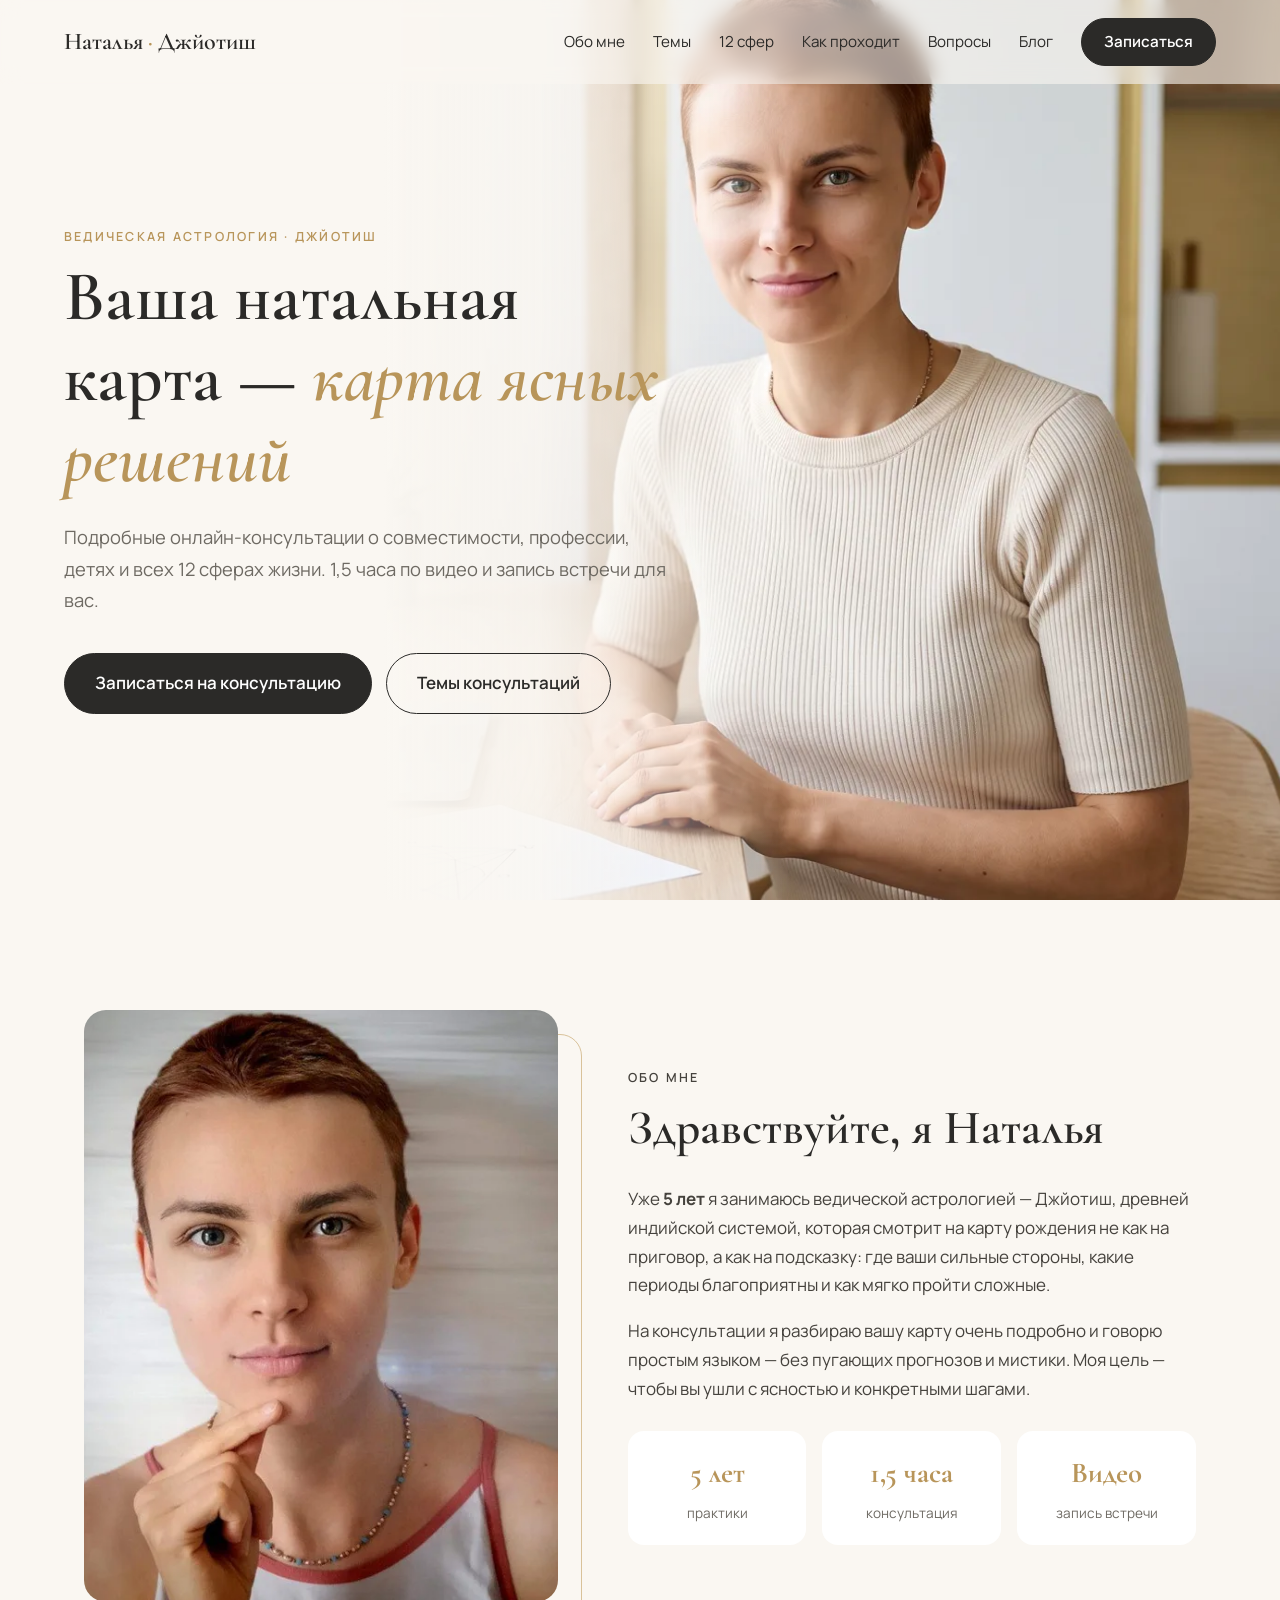
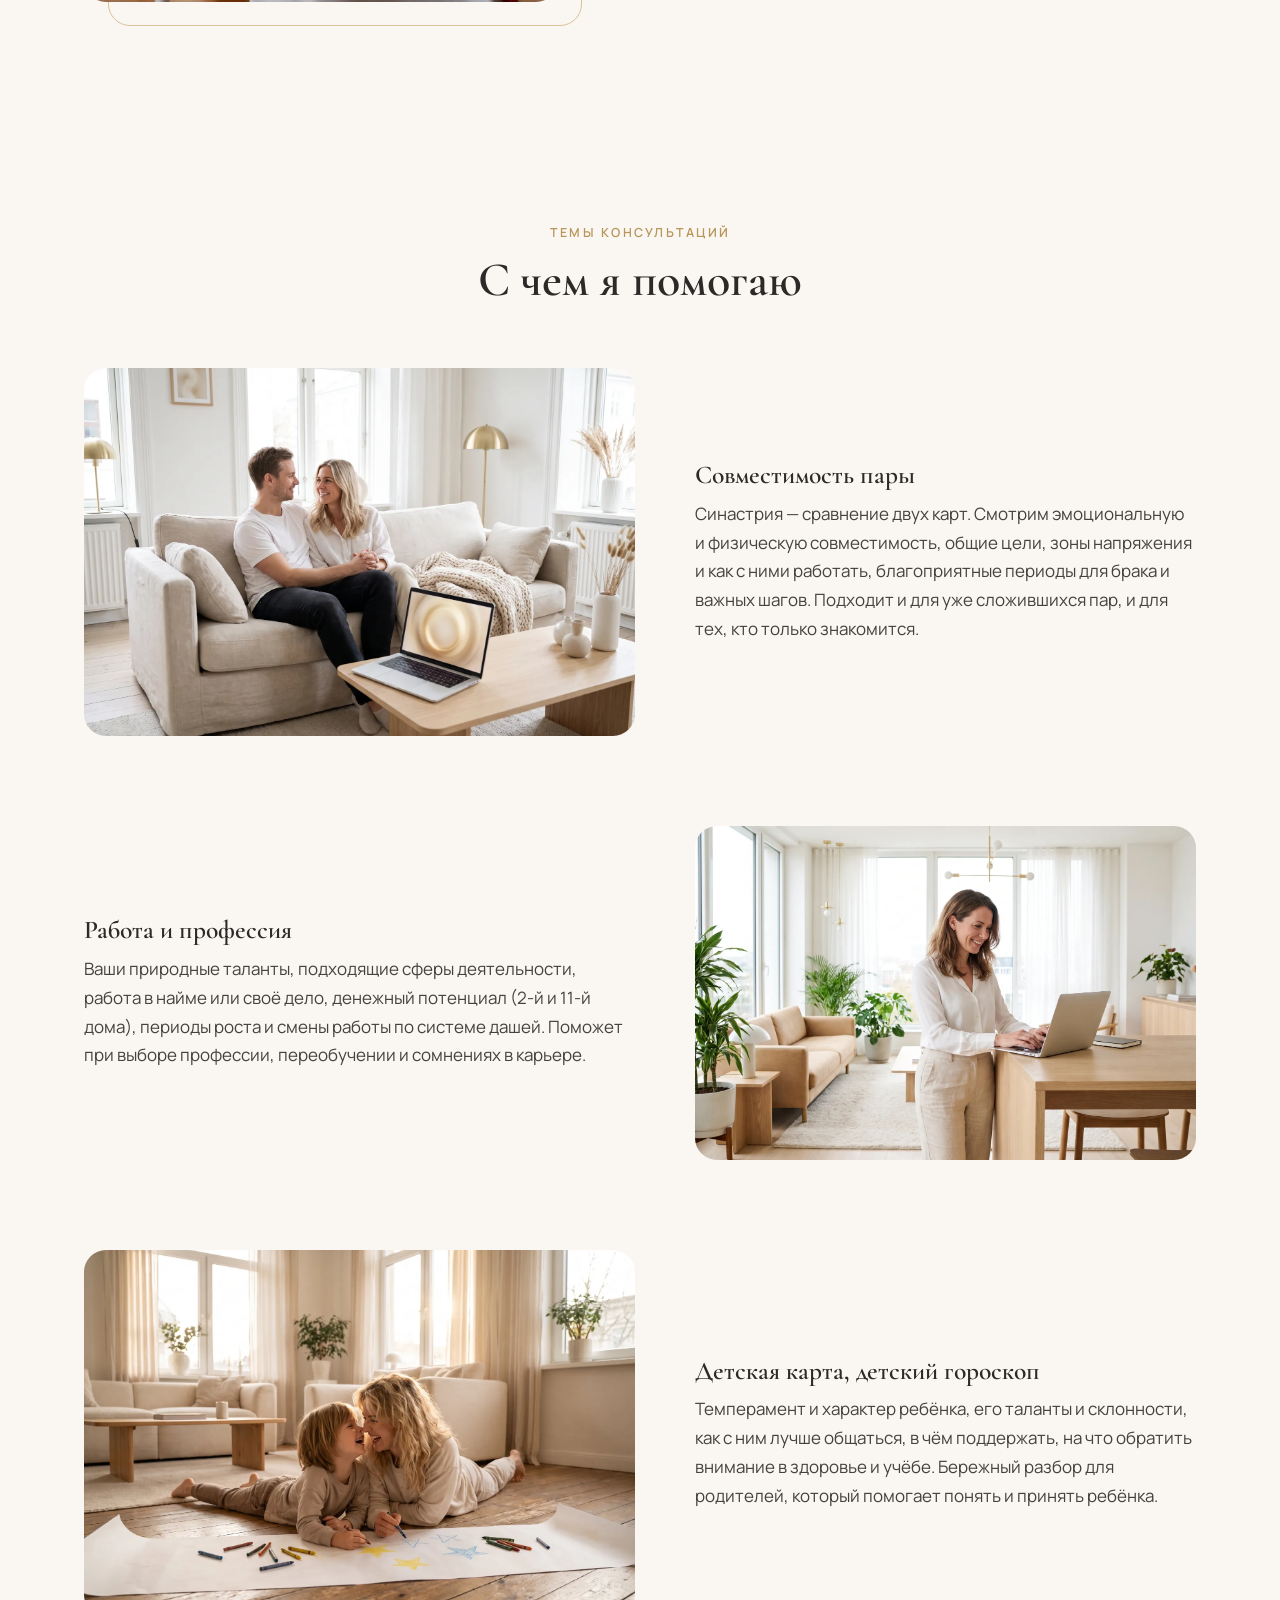
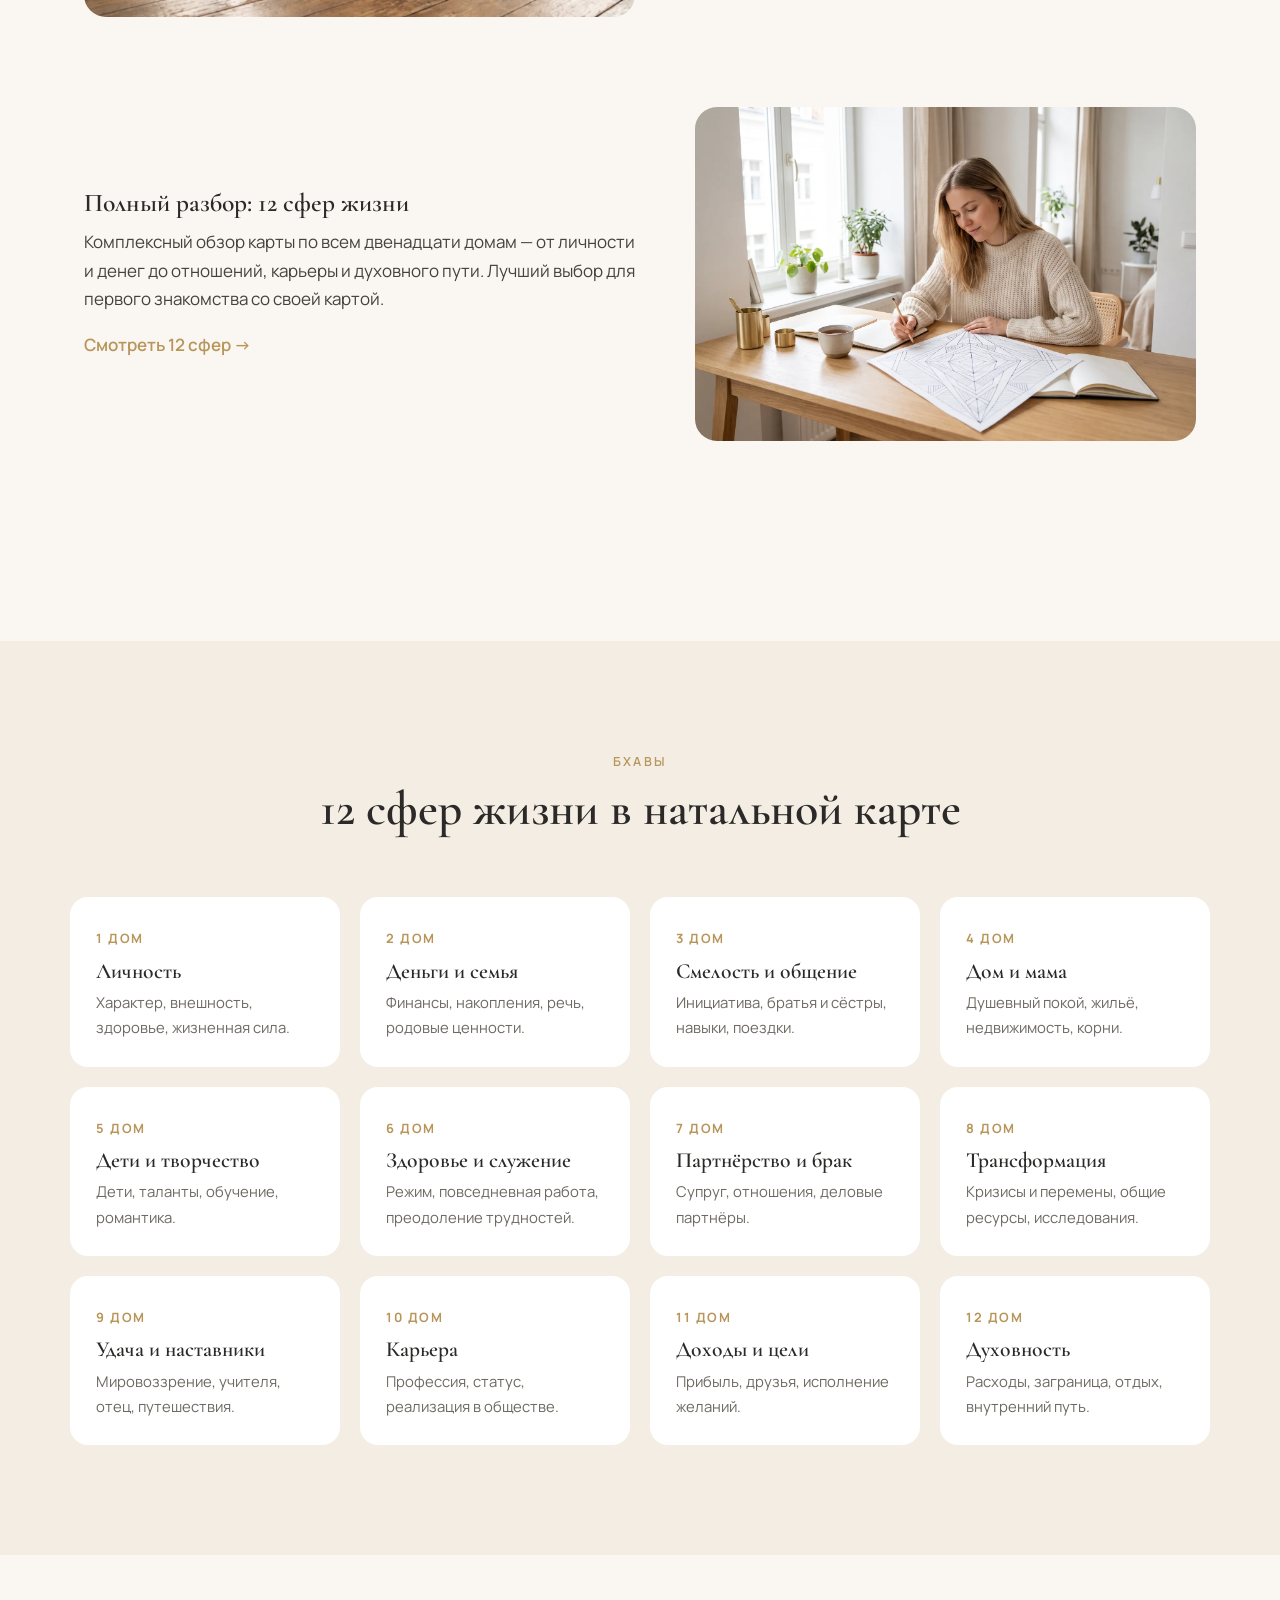
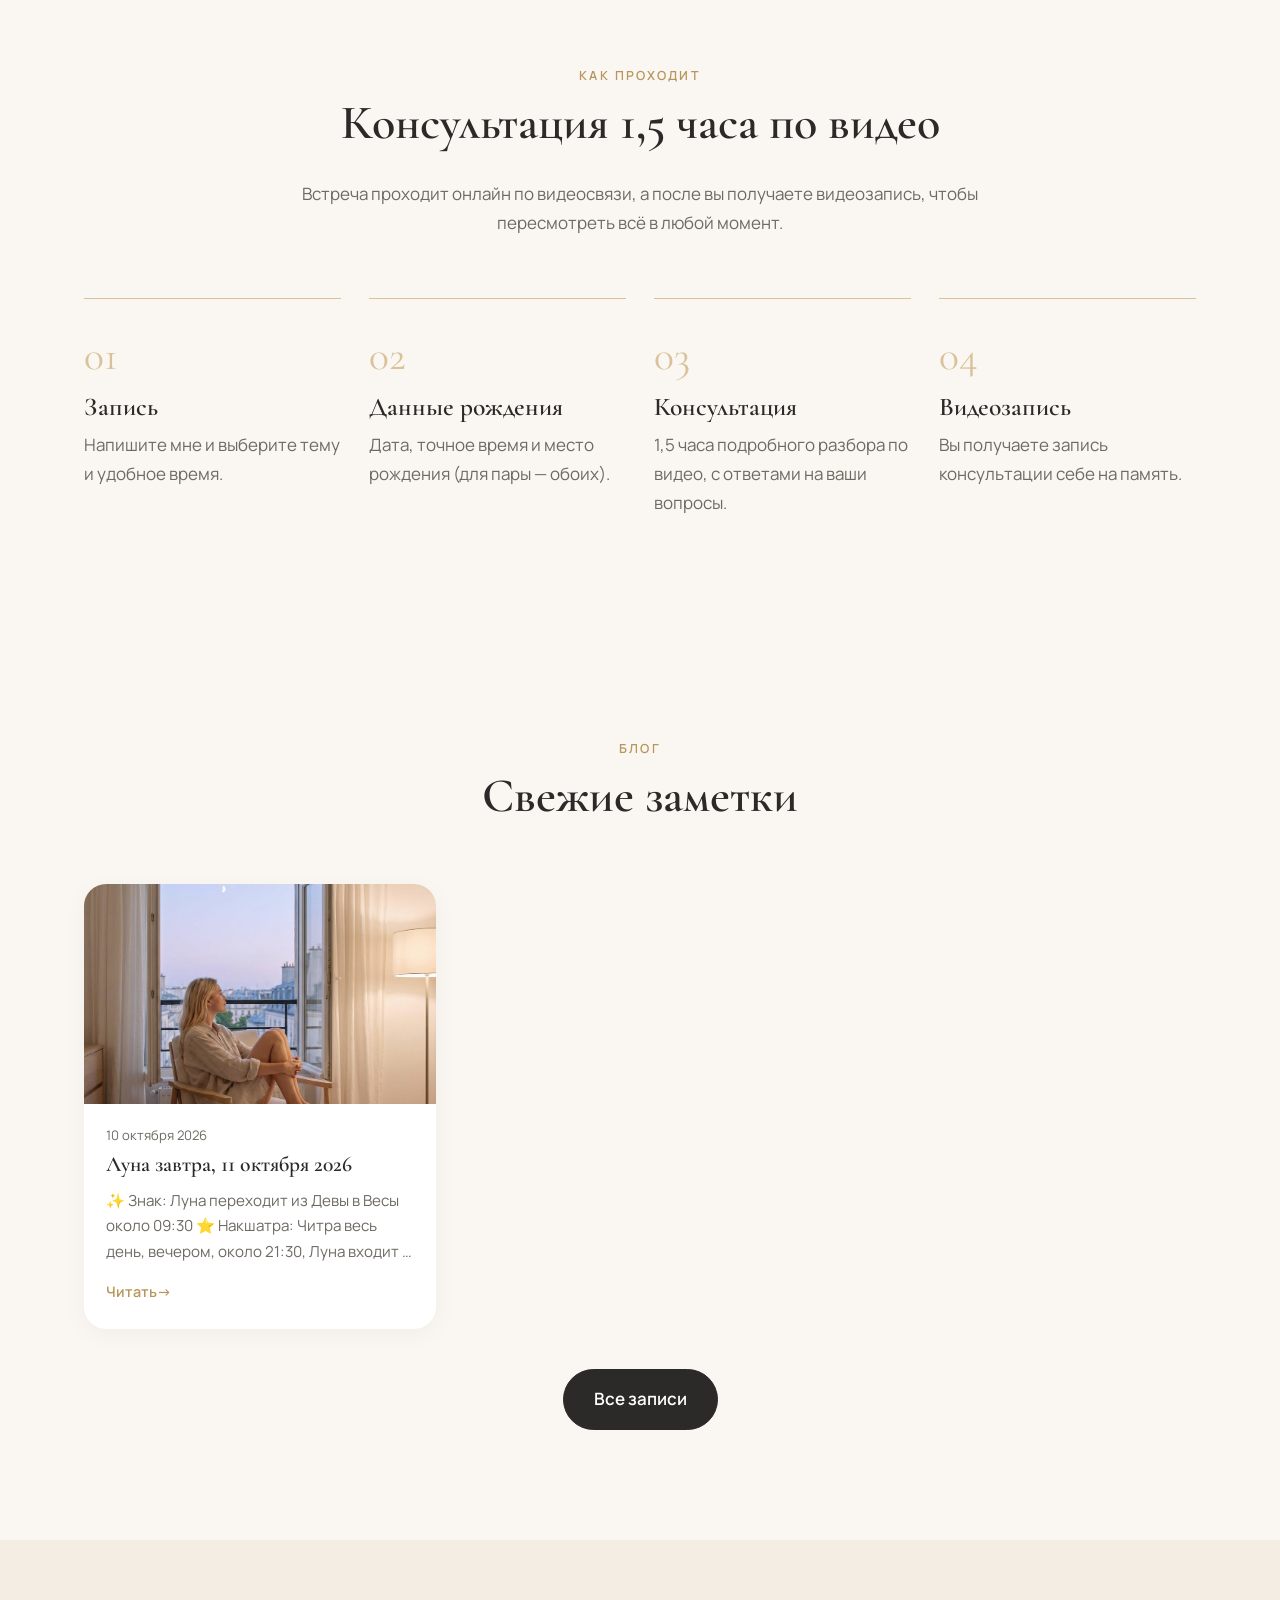
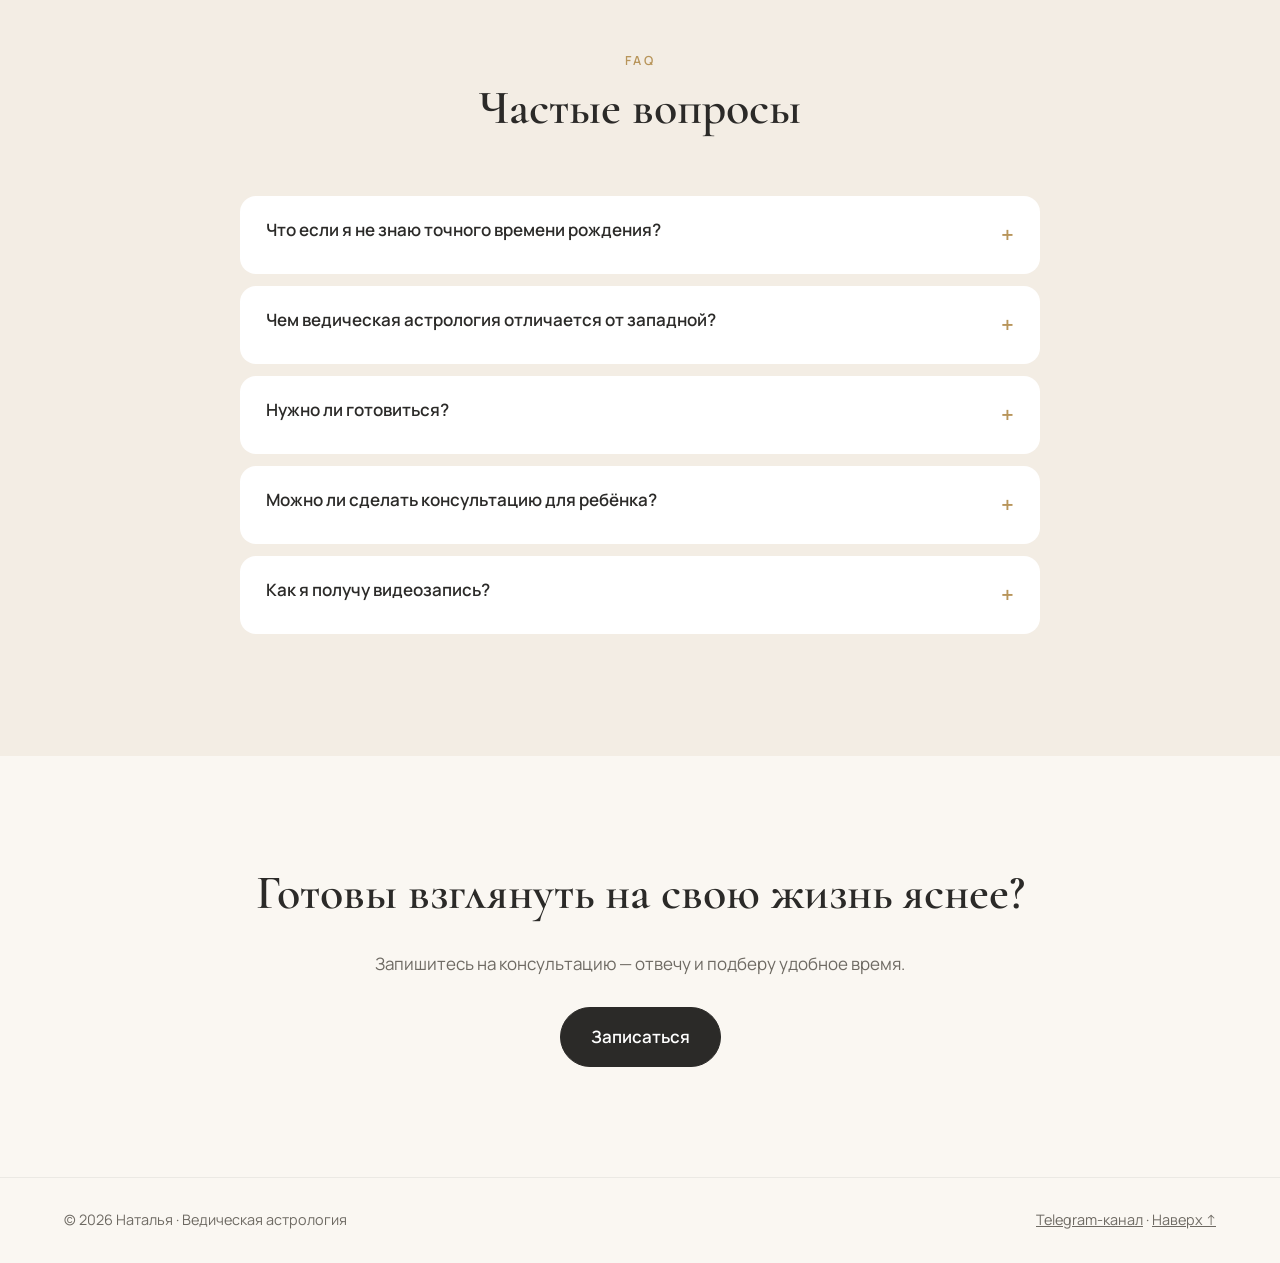
<file: index.html>
<!doctype html>
<html lang="ru">
<head>
<meta charset="utf-8">
<meta name="viewport" content="width=device-width,initial-scale=1">
<title>Наталья — ведический астролог (Джйотиш) | Консультации онлайн</title>
<meta name="description" content="Консультации по ведической астрологии онлайн: совместимость, работа и профессия, детский гороскоп, 12 сфер жизни. 1,5 часа по видео, запись консультации в подарок. Опыт 5 лет.">
<link rel="canonical" href="https://andreyastrolog-gif.github.io/natalia-astro/">
<meta property="og:type" content="website">
<meta property="og:locale" content="ru_RU">
<meta property="og:title" content="Наталья — ведический астролог">
<meta property="og:description" content="Подробные консультации по натальной карте: совместимость, профессия, детские карты, 12 сфер жизни. Онлайн, 1,5 часа, с видеозаписью.">
<meta property="og:image" content="img/og.jpg">
<meta name="twitter:card" content="summary_large_image">
<meta name="theme-color" content="#faf7f2">
<link rel="preconnect" href="https://fonts.googleapis.com"><link rel="preconnect" href="https://fonts.gstatic.com" crossorigin>
<link href="https://fonts.googleapis.com/css2?family=Cormorant+Garamond:wght@500;600&family=Manrope:wght@400;500;600&display=swap" rel="stylesheet">
<link rel="preload" as="image" href="img/natalia-hero.webp">
<link rel="icon" href="favicon.svg" type="image/svg+xml">
<link rel="icon" href="favicon-32.png" sizes="32x32" type="image/png">
<link rel="apple-touch-icon" href="apple-touch-icon.png">
<link rel="manifest" href="site.webmanifest">
<meta name="theme-color" content="#faf7f2">
<link rel="stylesheet" href="css/style.css">
<script type="application/ld+json">
{"@context":"https://schema.org","@graph":[
{"@type":"Person","@id":"#natalia","name":"Наталья","jobTitle":"Ведический астролог","image":"img/natalia.webp","knowsAbout":["Ведическая астрология","Джйотиш","Синастрия","Детский гороскоп"],"sameAs":["https://t.me/astroyogaN"]},
{"@type":"Service","name":"Консультация по ведической астрологии","serviceType":"Астрологическая консультация","provider":{"@id":"#natalia"},"areaServed":"Online","availableChannel":{"@type":"ServiceChannel","serviceUrl":"https://t.me/astroyogaN"},"description":"Онлайн-консультация 1,5 часа по видео с видеозаписью: совместимость, работа и профессия, детский гороскоп, 12 сфер жизни."},
{"@type":"FAQPage","mainEntity":[
{"@type":"Question","name":"Что нужно для консультации?","acceptedAnswer":{"@type":"Answer","text":"Дата, точное время и место рождения. Для совместимости — данные обоих партнёров."}},
{"@type":"Question","name":"Как проходит консультация?","acceptedAnswer":{"@type":"Answer","text":"Онлайн по видеосвязи, 1,5 часа. После встречи вы получаете видеозапись."}}]}
]}
</script>
</head>
<body>
<header class="hdr" id="top">
 <a class="logo" href="#top">Наталья<span>·</span>Джйотиш</a>
 <button class="burger" aria-label="Меню" aria-expanded="false"><span></span><span></span></button>
 <nav class="nav" aria-label="Основное меню">
  <a href="#about">Обо мне</a><a href="#topics">Темы</a><a href="#spheres">12 сфер</a><a href="#how">Как проходит</a><a href="#faq">Вопросы</a><a href="blog/">Блог</a>
  <a class="btn btn-sm js-book" href="#">Записаться</a>
 </nav>
</header>
<main>
<section class="hero">
 <div class="hero-bg" data-parallax="0.25"><img src="img/natalia-hero.webp" alt="Наталья, ведический астролог, за рабочим столом с натальной картой" width="1600" height="1067" fetchpriority="high"></div>
 <div class="hero-in reveal">
  <p class="eyebrow">Ведическая астрология · Джйотиш</p>
  <h1>Ваша натальная карта — <em>карта ясных решений</em></h1>
  <p class="lead">Подробные онлайн-консультации о совместимости, профессии, детях и всех 12 сферах жизни. 1,5 часа по видео и запись встречи для вас.</p>
  <div class="cta"><a class="btn js-book" href="#">Записаться на консультацию</a><a class="btn btn-ghost" href="#topics">Темы консультаций</a></div>
 </div>
</section>

<section id="about" class="sec about">
 <div class="about-photo reveal"><img src="img/natalia.webp" alt="Портрет Натальи — астролога" width="640" height="640" loading="lazy"></div>
 <div class="reveal">
  <p class="eyebrow">Обо мне</p>
  <h2>Здравствуйте, я Наталья</h2>
  <p>Уже <strong>5 лет</strong> я занимаюсь ведической астрологией — Джйотиш, древней индийской системой, которая смотрит на карту рождения не как на приговор, а как на подсказку: где ваши сильные стороны, какие периоды благоприятны и как мягко пройти сложные.</p>
  <p>На консультации я разбираю вашу карту очень подробно и говорю простым языком — без пугающих прогнозов и мистики. Моя цель — чтобы вы ушли с ясностью и конкретными шагами.</p>
  <ul class="facts"><li><b>5 лет</b><span>практики</span></li><li><b>1,5 часа</b><span>консультация</span></li><li><b>Видео</b><span>запись встречи</span></li></ul>
 </div>
</section>

<section id="topics" class="sec">
 <div class="head reveal"><p class="eyebrow">Темы консультаций</p><h2>С чем я помогаю</h2></div>
 <article class="topic reveal">
  <img src="img/couple.webp" alt="Счастливая пара держится за руки в светлой гостиной" width="1600" height="1073" loading="lazy">
  <div><h3>Совместимость пары</h3><p>Синастрия — сравнение двух карт. Смотрим эмоциональную и физическую совместимость, общие цели, зоны напряжения и как с ними работать, благоприятные периоды для брака и важных шагов. Подходит и для уже сложившихся пар, и для тех, кто только знакомится.</p></div>
 </article>
 <article class="topic rev reveal">
  <img src="img/career.webp" alt="Женщина уверенно работает за ноутбуком в светлом офисе" width="1600" height="1073" loading="lazy">
  <div><h3>Работа и профессия</h3><p>Ваши природные таланты, подходящие сферы деятельности, работа в найме или своё дело, денежный потенциал (2-й и 11-й дома), периоды роста и смены работы по системе дашей. Поможет при выборе профессии, переобучении и сомнениях в карьере.</p></div>
 </article>
 <article class="topic reveal">
  <img src="img/family.webp" alt="Мама с ребёнком рисуют звёзды на полу светлой комнаты" width="1600" height="1073" loading="lazy">
  <div><h3>Детская карта, детский гороскоп</h3><p>Темперамент и характер ребёнка, его таланты и склонности, как с ним лучше общаться, в чём поддержать, на что обратить внимание в здоровье и учёбе. Бережный разбор для родителей, который помогает понять и принять ребёнка.</p></div>
 </article>
 <article class="topic rev reveal">
  <img src="img/study.webp" alt="Светловолосая девушка изучает натальную карту у окна" width="1600" height="1073" loading="lazy">
  <div><h3>Полный разбор: 12 сфер жизни</h3><p>Комплексный обзор карты по всем двенадцати домам — от личности и денег до отношений, карьеры и духовного пути. Лучший выбор для первого знакомства со своей картой.</p><a class="link" href="#spheres">Смотреть 12 сфер →</a></div>
 </article>
</section>

<section id="spheres" class="sec alt">
 <div class="head reveal"><p class="eyebrow">Бхавы</p><h2>12 сфер жизни в натальной карте</h2></div>
 <ol class="grid12">
  <li class="reveal"><b>1 дом</b><h3>Личность</h3><p>Характер, внешность, здоровье, жизненная сила.</p></li>
  <li class="reveal"><b>2 дом</b><h3>Деньги и семья</h3><p>Финансы, накопления, речь, родовые ценности.</p></li>
  <li class="reveal"><b>3 дом</b><h3>Смелость и общение</h3><p>Инициатива, братья и сёстры, навыки, поездки.</p></li>
  <li class="reveal"><b>4 дом</b><h3>Дом и мама</h3><p>Душевный покой, жильё, недвижимость, корни.</p></li>
  <li class="reveal"><b>5 дом</b><h3>Дети и творчество</h3><p>Дети, таланты, обучение, романтика.</p></li>
  <li class="reveal"><b>6 дом</b><h3>Здоровье и служение</h3><p>Режим, повседневная работа, преодоление трудностей.</p></li>
  <li class="reveal"><b>7 дом</b><h3>Партнёрство и брак</h3><p>Супруг, отношения, деловые партнёры.</p></li>
  <li class="reveal"><b>8 дом</b><h3>Трансформация</h3><p>Кризисы и перемены, общие ресурсы, исследования.</p></li>
  <li class="reveal"><b>9 дом</b><h3>Удача и наставники</h3><p>Мировоззрение, учителя, отец, путешествия.</p></li>
  <li class="reveal"><b>10 дом</b><h3>Карьера</h3><p>Профессия, статус, реализация в обществе.</p></li>
  <li class="reveal"><b>11 дом</b><h3>Доходы и цели</h3><p>Прибыль, друзья, исполнение желаний.</p></li>
  <li class="reveal"><b>12 дом</b><h3>Духовность</h3><p>Расходы, заграница, отдых, внутренний путь.</p></li>
 </ol>
</section>

<section id="how" class="sec">
 <div class="head reveal"><p class="eyebrow">Как проходит</p><h2>Консультация 1,5 часа по видео</h2><p class="sub">Встреча проходит онлайн по видеосвязи, а после вы получаете видеозапись, чтобы пересмотреть всё в любой момент.</p></div>
 <ol class="steps">
  <li class="reveal"><span>01</span><h3>Запись</h3><p>Напишите мне и выберите тему и удобное время.</p></li>
  <li class="reveal"><span>02</span><h3>Данные рождения</h3><p>Дата, точное время и место рождения (для пары — обоих).</p></li>
  <li class="reveal"><span>03</span><h3>Консультация</h3><p>1,5 часа подробного разбора по видео, с ответами на ваши вопросы.</p></li>
  <li class="reveal"><span>04</span><h3>Видеозапись</h3><p>Вы получаете запись консультации себе на память.</p></li>
 </ol>
</section>

<!--BLOG-->
<section id="blog" class="sec">
 <div class="head reveal"><p class="eyebrow">Блог</p><h2>Свежие заметки</h2></div>
 <div class="bgrid reveal"><a class="bcard" href="blog/luna-11-oktyabrya-2026/"><div class="bimg"><img src="blog/img/luna-11-oktyabrya-2026.png" alt="Луна завтра, 11 октября 2026" loading="lazy"></div><div class="bbody"><p class="bm">10 октября 2026</p><h3>Луна завтра, 11 октября 2026</h3><p class="bex">✨ Знак: Луна переходит из Девы в Весы около 09:30 ⭐ Накшатра: Читра весь день, вечером, около 21:30, Луна входит в Свати 🌒 Титхи: Шукла Пратипада, первый лунный день растущей Луны (новолуние было 10 о</p><span class="bmore">Читать</span></div></a></div>
 <p class="bmore-all"><a class="btn" href="blog/">Все записи</a></p>
</section>
<!--/BLOG-->

<section id="faq" class="sec alt">
 <div class="head reveal"><p class="eyebrow">FAQ</p><h2>Частые вопросы</h2></div>
 <div class="faq reveal">
  <details><summary>Что если я не знаю точного времени рождения?</summary><p>Напишите приблизительное время — обсудим, что можно сказать, и при необходимости проведём ректификацию.</p></details>
  <details><summary>Чем ведическая астрология отличается от западной?</summary><p>Джйотиш использует сидерический зодиак, накшатры и систему периодов (даш), что даёт точные прогнозы по времени событий.</p></details>
  <details><summary>Нужно ли готовиться?</summary><p>Подготовьте данные рождения и 3–5 главных вопросов. Остальное я беру на себя.</p></details>
  <details><summary>Можно ли сделать консультацию для ребёнка?</summary><p>Да, разбор детской карты проводится с родителями — понятно и бережно.</p></details>
  <details><summary>Как я получу видеозапись?</summary><p>После встречи я пришлю ссылку на запись, её можно хранить и пересматривать.</p></details>
 </div>
</section>

<section class="sec final reveal">
 <h2>Готовы взглянуть на свою жизнь яснее?</h2>
 <p>Запишитесь на консультацию — отвечу и подберу удобное время.</p>
 <a class="btn js-book" href="#">Записаться</a>
</section>
</main>
<footer class="ftr">
 <p>© <span id="y">2026</span> Наталья · Ведическая астрология</p>
 <p><a class="js-channel" href="#">Telegram-канал</a> · <a href="#top">Наверх ↑</a></p>
</footer>
<script src="js/main.js" defer></script>
</body>
</html>
</file>
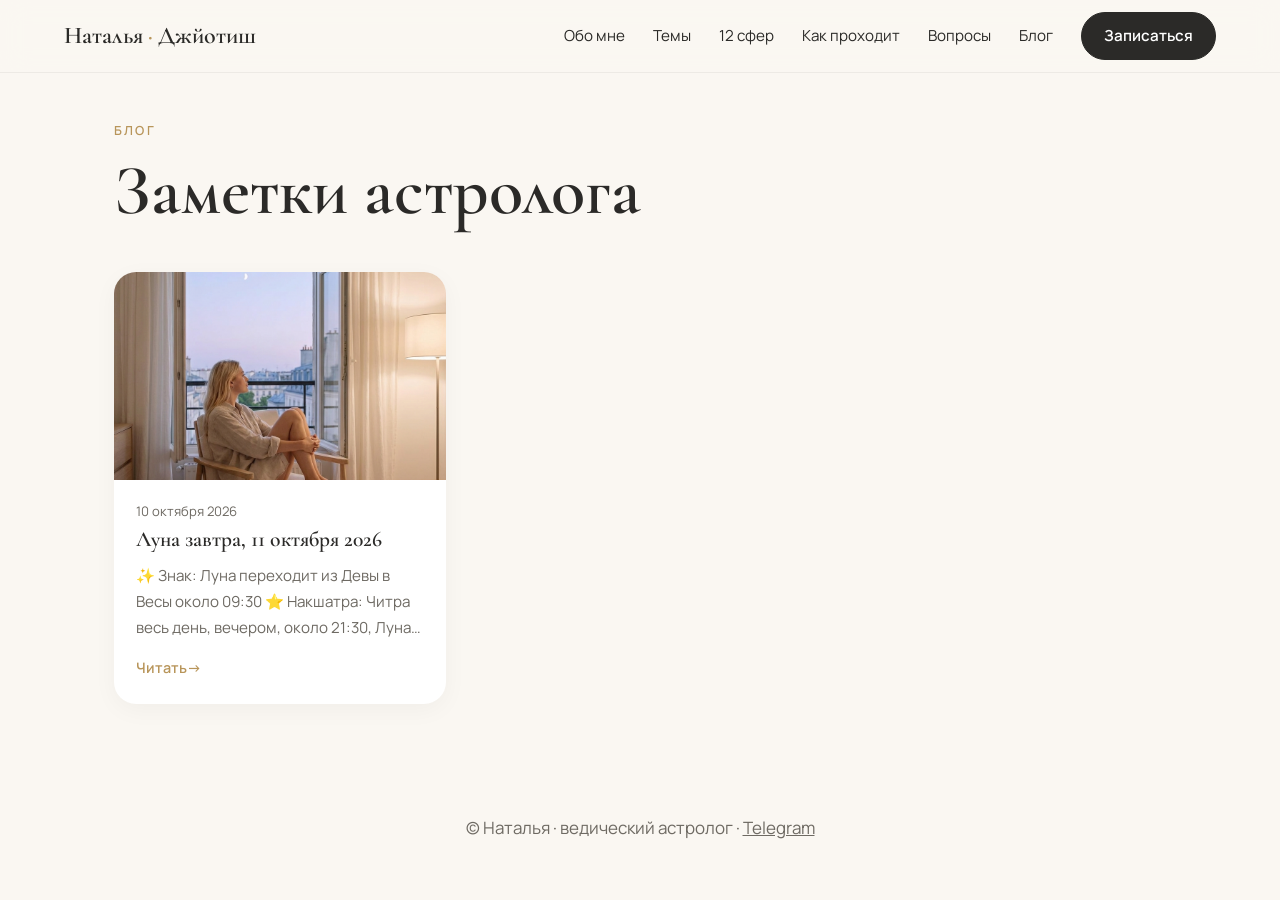
<file: blog/index.html>
<!doctype html><html lang="ru"><head><meta charset="utf-8"><meta name="viewport" content="width=device-width,initial-scale=1">
<title>Блог — Наталья, ведический астролог</title><meta name="description" content="Лунный календарь, накшатры и советы ведической астрологии от Натальи."><link rel="canonical" href="https://andreyastrolog-gif.github.io/natalia-astro/blog/">
<meta property="og:type" content="website"><meta property="og:title" content="Блог — Наталья, ведический астролог"><meta property="og:description" content="Лунный календарь, накшатры и советы ведической астрологии от Натальи."><meta property="og:url" content="https://andreyastrolog-gif.github.io/natalia-astro/blog/"><meta property="og:image" content="https://andreyastrolog-gif.github.io/natalia-astro/img/og.jpg"><meta name="twitter:card" content="summary_large_image">
<link rel="icon" href="../favicon.svg" type="image/svg+xml"><link rel="icon" href="../favicon-32.png" sizes="32x32"><link rel="apple-touch-icon" href="../apple-touch-icon.png"><link rel="manifest" href="../site.webmanifest"><meta name="theme-color" content="#faf7f2">
<link href="https://fonts.googleapis.com/css2?family=Cormorant+Garamond:wght@500;600&family=Manrope:wght@400;500;600&display=swap" rel="stylesheet"><link rel="stylesheet" href="../css/style.css">
<style>.bw{max-width:1180px;margin:0 auto;padding:120px 5vw 80px}.bl{display:grid;gap:28px}.bc{display:grid;grid-template-columns:200px 1fr;gap:22px;background:#fff;border-radius:var(--r);overflow:hidden;text-decoration:none;box-shadow:0 6px 24px #0000000a}.bc img{height:100%;object-fit:cover}.bc div{padding:18px 18px 18px 0}.bm{color:var(--mute);font-size:.85rem}.bp{max-width:820px;margin:0 auto}.bp img{border-radius:var(--r);margin:24px 0}.bp .tx{white-space:pre-line}.bp .tx a{color:var(--gold)}@media(max-width:600px){.bc{grid-template-columns:1fr}.bc div{padding:0 18px 18px}}</style></head><body>
<header class="hdr scrolled"><a class="logo" href="../">Наталья<span>·</span>Джйотиш</a><button class="burger" aria-label="Меню" aria-expanded="false"><span></span><span></span></button><nav class="nav" aria-label="Основное меню"><a href="../#about">Обо мне</a><a href="../#topics">Темы</a><a href="../#spheres">12 сфер</a><a href="../#how">Как проходит</a><a href="../#faq">Вопросы</a><a href="../blog/">Блог</a><a class="btn btn-sm" href="https://t.me/astroyogaN" target="_blank" rel="noopener">Записаться</a></nav></header><script>(function(){var h=document.querySelector('.hdr'),b=h.querySelector('.burger');b.addEventListener('click',function(){b.setAttribute('aria-expanded',h.classList.toggle('open'))});h.querySelectorAll('.nav a').forEach(function(a){a.addEventListener('click',function(){h.classList.remove('open')})})})()</script><main class="bw"><p class="eyebrow">Блог</p><h1>Заметки астролога</h1><div class="bgrid" style="margin-top:40px"><a class="bcard" href="luna-11-oktyabrya-2026/"><div class="bimg"><img src="img/luna-11-oktyabrya-2026.png" alt="Луна завтра, 11 октября 2026" loading="lazy"></div><div class="bbody"><p class="bm">10 октября 2026</p><h3>Луна завтра, 11 октября 2026</h3><p class="bex">✨ Знак: Луна переходит из Девы в Весы около 09:30 ⭐ Накшатра: Читра весь день, вечером, около 21:30, Луна входит в Свати 🌒 Титхи: Шукла Пратипада, первый лунный день растущей Луны (новолуние было 10 о</p><span class="bmore">Читать</span></div></a></div></main><footer style="text-align:center;padding:30px;color:var(--mute)">© Наталья · ведический астролог · <a href="https://t.me/astroyogaN">Telegram</a></footer></body></html>
</file>
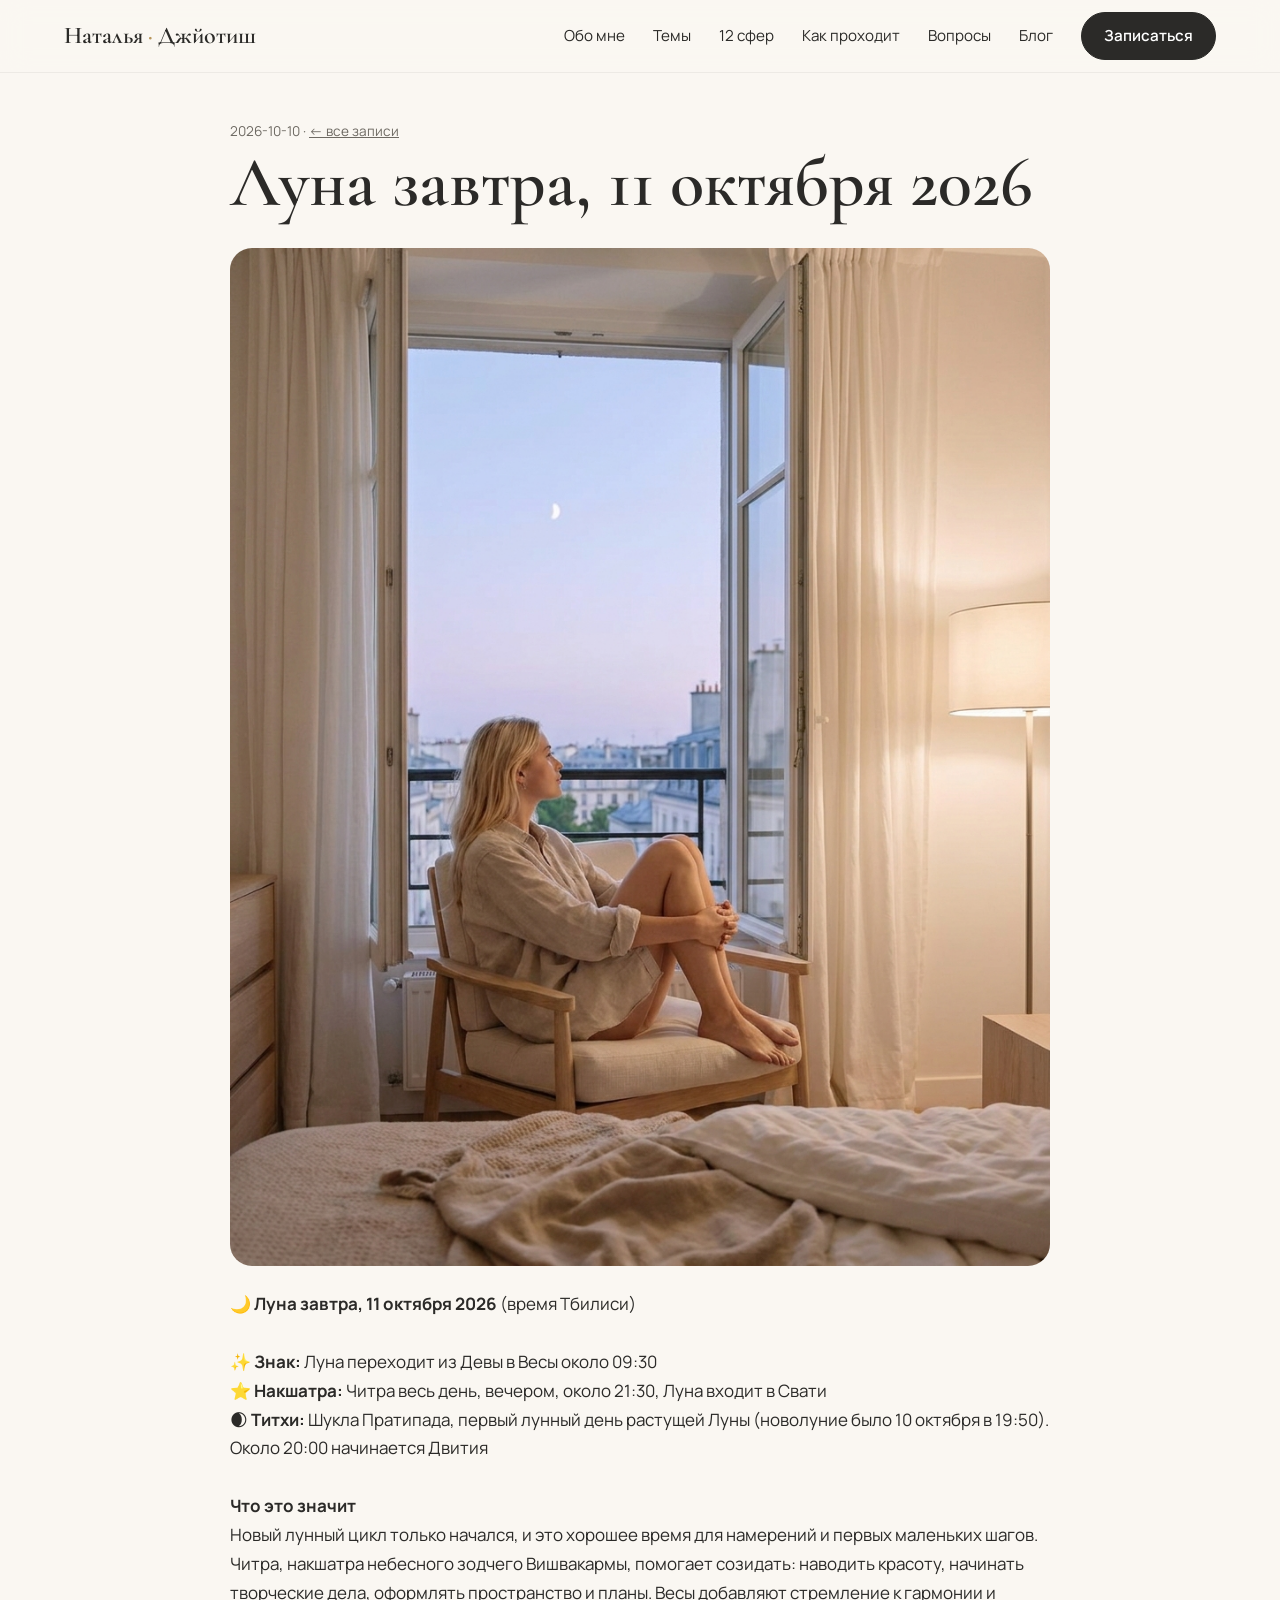
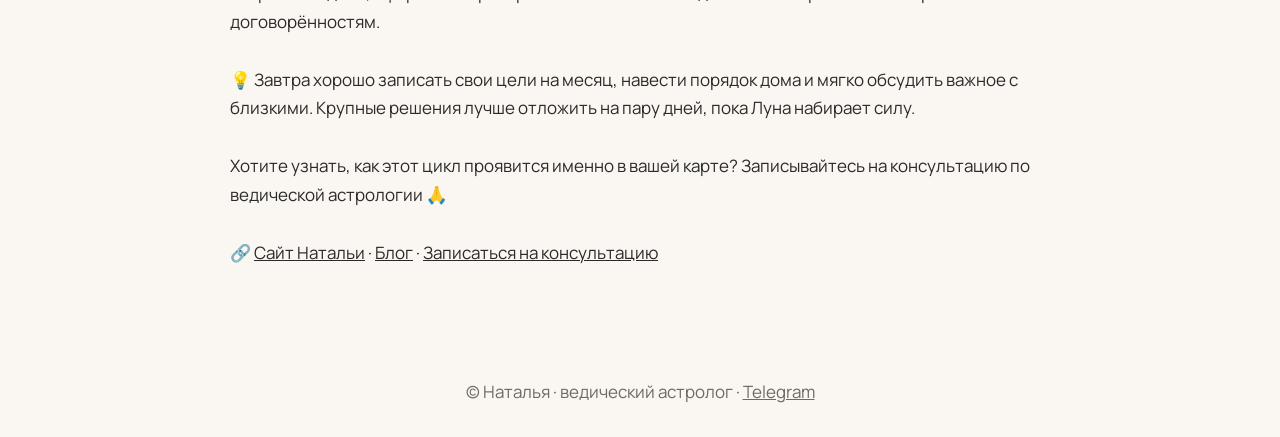
<file: blog/luna-11-oktyabrya-2026/index.html>
<!doctype html><html lang="ru"><head><meta charset="utf-8"><meta name="viewport" content="width=device-width,initial-scale=1">
<title>Луна завтра, 11 октября 2026 — блог Натальи</title><meta name="description" content="✨ Знак: Луна переходит из Девы в Весы около 09:30 ⭐ Накшатра: Читра весь день, вечером, около 21:30, Луна входит в Свати 🌒 Титхи: Шукла Пратипада, первый лунный день растущей Луны (новолуние было 10 о"><link rel="canonical" href="https://andreyastrolog-gif.github.io/natalia-astro/blog/luna-11-oktyabrya-2026/">
<meta property="og:type" content="article"><meta property="og:title" content="Луна завтра, 11 октября 2026 — блог Натальи"><meta property="og:description" content="✨ Знак: Луна переходит из Девы в Весы около 09:30 ⭐ Накшатра: Читра весь день, вечером, около 21:30, Луна входит в Свати 🌒 Титхи: Шукла Пратипада, первый лунный день растущей Луны (новолуние было 10 о"><meta property="og:url" content="https://andreyastrolog-gif.github.io/natalia-astro/blog/luna-11-oktyabrya-2026/"><meta property="og:image" content="https://andreyastrolog-gif.github.io/natalia-astro/blog/img/luna-11-oktyabrya-2026.png"><meta name="twitter:card" content="summary_large_image">
<link rel="icon" href="../../favicon.svg" type="image/svg+xml"><link rel="icon" href="../../favicon-32.png" sizes="32x32"><link rel="apple-touch-icon" href="../../apple-touch-icon.png"><link rel="manifest" href="../../site.webmanifest"><meta name="theme-color" content="#faf7f2">
<link href="https://fonts.googleapis.com/css2?family=Cormorant+Garamond:wght@500;600&family=Manrope:wght@400;500;600&display=swap" rel="stylesheet"><link rel="stylesheet" href="../../css/style.css">
<style>.bw{max-width:1180px;margin:0 auto;padding:120px 5vw 80px}.bl{display:grid;gap:28px}.bc{display:grid;grid-template-columns:200px 1fr;gap:22px;background:#fff;border-radius:var(--r);overflow:hidden;text-decoration:none;box-shadow:0 6px 24px #0000000a}.bc img{height:100%;object-fit:cover}.bc div{padding:18px 18px 18px 0}.bm{color:var(--mute);font-size:.85rem}.bp{max-width:820px;margin:0 auto}.bp img{border-radius:var(--r);margin:24px 0}.bp .tx{white-space:pre-line}.bp .tx a{color:var(--gold)}@media(max-width:600px){.bc{grid-template-columns:1fr}.bc div{padding:0 18px 18px}}</style><script type="application/ld+json">{"@context": "https://schema.org", "@type": "BlogPosting", "headline": "Луна завтра, 11 октября 2026", "datePublished": "2026-10-10", "image": "https://andreyastrolog-gif.github.io/natalia-astro/blog/img/luna-11-oktyabrya-2026.png", "author": {"@type": "Person", "name": "Наталья"}, "mainEntityOfPage": "https://andreyastrolog-gif.github.io/natalia-astro/blog/luna-11-oktyabrya-2026/"}</script></head><body>
<header class="hdr scrolled"><a class="logo" href="../../">Наталья<span>·</span>Джйотиш</a><button class="burger" aria-label="Меню" aria-expanded="false"><span></span><span></span></button><nav class="nav" aria-label="Основное меню"><a href="../../#about">Обо мне</a><a href="../../#topics">Темы</a><a href="../../#spheres">12 сфер</a><a href="../../#how">Как проходит</a><a href="../../#faq">Вопросы</a><a href="../../blog/">Блог</a><a class="btn btn-sm" href="https://t.me/astroyogaN" target="_blank" rel="noopener">Записаться</a></nav></header><script>(function(){var h=document.querySelector('.hdr'),b=h.querySelector('.burger');b.addEventListener('click',function(){b.setAttribute('aria-expanded',h.classList.toggle('open'))});h.querySelectorAll('.nav a').forEach(function(a){a.addEventListener('click',function(){h.classList.remove('open')})})})()</script><main class="bw"><article class="bp"><p class="bm">2026-10-10 · <a href="../">← все записи</a></p><h1>Луна завтра, 11 октября 2026</h1><img src="../img/luna-11-oktyabrya-2026.png" alt="Луна завтра, 11 октября 2026"><div>🌙 <b>Луна завтра, 11 октября 2026</b> (время Тбилиси)<br>
<br>
✨ <b>Знак:</b> Луна переходит из Девы в Весы около 09:30<br>
⭐ <b>Накшатра:</b> Читра весь день, вечером, около 21:30, Луна входит в Свати<br>
🌒 <b>Титхи:</b> Шукла Пратипада, первый лунный день растущей Луны (новолуние было 10 октября в 19:50). Около 20:00 начинается Двития<br>
<br>
<b>Что это значит</b><br>
Новый лунный цикл только начался, и это хорошее время для намерений и первых маленьких шагов. Читра, накшатра небесного зодчего Вишвакармы, помогает созидать: наводить красоту, начинать творческие дела, оформлять пространство и планы. Весы добавляют стремление к гармонии и договорённостям.<br>
<br>
💡 Завтра хорошо записать свои цели на месяц, навести порядок дома и мягко обсудить важное с близкими. Крупные решения лучше отложить на пару дней, пока Луна набирает силу.<br>
<br>
Хотите узнать, как этот цикл проявится именно в вашей карте? Записывайтесь на консультацию по ведической астрологии 🙏<br>
<br>
🔗 <a href="https://andreyastrolog-gif.github.io/natalia-astro/">Сайт Натальи</a> · <a href="https://andreyastrolog-gif.github.io/natalia-astro/blog/">Блог</a> · <a href="https://t.me/astroyogaN">Записаться на консультацию</a></div></article></main><footer style="text-align:center;padding:30px;color:var(--mute)">© Наталья · ведический астролог · <a href="https://t.me/astroyogaN">Telegram</a></footer></body></html>
</file>
<file: css/style.css>
:root{--bg:#faf7f2;--alt:#f3ede4;--ink:#2b2a28;--mute:#6e6a63;--gold:#b8955a;--gold2:#d9c29a;--r:22px}
*{box-sizing:border-box;margin:0;padding:0}
html{scroll-behavior:smooth;scroll-padding-top:80px}
body{font:400 17px/1.7 Manrope,system-ui,sans-serif;color:var(--ink);background:var(--bg);-webkit-font-smoothing:antialiased}
img{max-width:100%;height:auto;display:block}
a{color:inherit}
h1,h2,h3{font-family:"Cormorant Garamond",serif;font-weight:600;line-height:1.15}
h1{font-size:clamp(2.4rem,5.5vw,4.4rem)}h1 em{color:var(--gold);font-style:italic}
h2{font-size:clamp(2rem,4vw,3rem);margin-bottom:.6em}h3{font-size:1.6rem;margin-bottom:.4em}
.eyebrow{text-transform:uppercase;letter-spacing:.18em;font-size:.78rem;color:var(--gold);font-weight:600;margin-bottom:.8em}
.hdr{position:fixed;inset:0 0 auto;z-index:50;display:flex;align-items:center;justify-content:space-between;padding:18px 5vw;transition:.35s}
.hdr.scrolled,.hdr.open{background:rgba(250,247,242,.88);backdrop-filter:blur(14px);box-shadow:0 1px 0 #0000000d;padding:12px 5vw}
.logo{font-family:"Cormorant Garamond",serif;font-size:1.5rem;font-weight:600;text-decoration:none}.logo span{color:var(--gold);margin:0 .2em}
.nav{display:flex;gap:28px;align-items:center}.nav a{text-decoration:none;font-size:.95rem;position:relative}
.nav a:not(.btn)::after{content:"";position:absolute;left:0;bottom:-4px;height:1px;width:0;background:var(--gold);transition:.3s}.nav a:hover::after{width:100%}
.burger{display:none;background:none;border:0;width:32px;height:24px;position:relative;cursor:pointer}
.burger span{position:absolute;left:0;right:0;height:2px;background:var(--ink);transition:.3s}.burger span:first-child{top:6px}.burger span:last-child{top:16px}
.open .burger span:first-child{top:11px;transform:rotate(45deg)}.open .burger span:last-child{top:11px;transform:rotate(-45deg)}
.btn{display:inline-block;padding:15px 30px;border-radius:999px;background:var(--ink);color:#fff;text-decoration:none;font-weight:600;transition:.3s;border:1px solid var(--ink)}
.btn:hover{background:var(--gold);border-color:var(--gold);transform:translateY(-2px);box-shadow:0 10px 25px #b8955a40}
.btn-ghost{background:transparent;color:var(--ink)}.btn-sm{padding:10px 22px;color:#fff!important}
.hero{position:relative;min-height:100vh;display:flex;align-items:center;padding:120px 5vw 80px;overflow:hidden}
.hero-bg{position:absolute;inset:-10% 0 0;z-index:-1}.hero-bg img{width:100%;height:110%;object-fit:cover;object-position:70% 30%}
.hero::before{content:"";position:absolute;inset:0;z-index:-1;background:linear-gradient(90deg,var(--bg) 25%,#faf7f2cc 45%,#faf7f200 70%)}
.hero-in{max-width:620px}.lead{font-size:1.15rem;color:var(--mute);margin:1.2em 0 2em}.cta{display:flex;gap:14px;flex-wrap:wrap}
.sec{padding:110px 5vw;max-width:1240px;margin:auto}.alt{max-width:none;background:var(--alt)}.alt>*{max-width:1140px;margin-left:auto;margin-right:auto}
.head{text-align:center;max-width:720px;margin:0 auto 60px}.sub{color:var(--mute)}
.about{display:grid;grid-template-columns:1fr 1.2fr;gap:70px;align-items:center}.about p{margin-bottom:1em;color:#45423d}
.about-photo{position:relative}.about-photo img{border-radius:var(--r);aspect-ratio:4/5;object-fit:cover;width:100%}
.about-photo::after{content:"";position:absolute;inset:24px -24px -24px 24px;border:1px solid var(--gold2);border-radius:var(--r);z-index:-1}
.facts{display:flex;gap:16px;list-style:none;margin-top:1.6em;flex-wrap:wrap}.facts li{flex:1;min-width:120px;background:#fff;border-radius:16px;padding:18px;text-align:center}
.facts b{display:block;font-family:"Cormorant Garamond",serif;font-size:1.8rem;color:var(--gold)}.facts span{font-size:.85rem;color:var(--mute)}
.topic{display:grid;grid-template-columns:1.1fr 1fr;gap:60px;align-items:center;margin-bottom:90px}
.topic img{border-radius:var(--r);aspect-ratio:3/2;object-fit:cover;width:100%;transition:transform .8s}.topic:hover img{transform:scale(1.02)}
.topic.rev img{order:2}.topic p{color:#45423d}.link{color:var(--gold);font-weight:600;text-decoration:none;display:inline-block;margin-top:1em}
.grid12{list-style:none;display:grid;grid-template-columns:repeat(4,1fr);gap:20px}
.grid12 li{background:#fff;border-radius:18px;padding:26px;transition:.35s}.grid12 li:hover{transform:translateY(-6px);box-shadow:0 18px 40px #0000000f}
.grid12 b{color:var(--gold);font-size:.8rem;letter-spacing:.12em;text-transform:uppercase}.grid12 h3{font-size:1.35rem;margin:.3em 0}.grid12 p{font-size:.93rem;color:var(--mute)}
.steps{list-style:none;display:grid;grid-template-columns:repeat(4,1fr);gap:28px;counter-reset:s}
.steps li{border-top:1px solid var(--gold2);padding-top:22px}.steps span{font-family:"Cormorant Garamond",serif;font-size:2.6rem;color:var(--gold2)}.steps p{color:var(--mute)}
.faq{max-width:800px;margin:auto}.faq details{background:#fff;border-radius:16px;margin-bottom:12px;padding:20px 26px}
.faq summary{cursor:pointer;font-weight:600;list-style:none;display:flex;justify-content:space-between}.faq summary::after{content:"+";color:var(--gold);font-size:1.4rem;transition:.3s}
.faq details[open] summary::after{transform:rotate(45deg)}.faq details p{margin-top:.8em;color:var(--mute)}
.final{text-align:center}.final p{color:var(--mute);margin-bottom:1.6em}
.ftr{display:flex;justify-content:space-between;flex-wrap:wrap;gap:10px;padding:30px 5vw;border-top:1px solid #0000000f;font-size:.9rem;color:var(--mute)}
.reveal{opacity:0;transform:translateY(40px);transition:opacity 1s cubic-bezier(.2,.7,.2,1),transform 1s cubic-bezier(.2,.7,.2,1)}.reveal.in{opacity:1;transform:none}
.grid12 .reveal:nth-child(4n+2),.steps .reveal:nth-child(2){transition-delay:.1s}.grid12 .reveal:nth-child(4n+3),.steps .reveal:nth-child(3){transition-delay:.2s}.grid12 .reveal:nth-child(4n),.steps .reveal:nth-child(4){transition-delay:.3s}
@media (prefers-reduced-motion:reduce){html{scroll-behavior:auto}.reveal{opacity:1;transform:none;transition:none}}
@media (max-width:980px){.grid12{grid-template-columns:repeat(2,1fr)}.steps{grid-template-columns:repeat(2,1fr)}.about,.topic{grid-template-columns:1fr;gap:36px}.topic.rev img{order:0}}
@media (max-width:760px){.burger{display:block}.nav{position:fixed;top:60px;left:0;right:0;flex-direction:column;background:var(--bg);padding:24px;gap:18px;transform:translateY(-130%);transition:.4s;box-shadow:0 20px 30px #0000000d}
.open .nav{transform:none}.hero{align-items:flex-end;min-height:92vh}.hero::before{background:linear-gradient(0deg,var(--bg) 40%,#faf7f2aa 65%,#faf7f200 90%)}.hero-bg img{object-position:72% 20%}
.sec{padding:80px 6vw}.grid12,.steps{grid-template-columns:1fr}.about-photo::after{inset:14px -10px -14px 14px}}
.hero{isolation:isolate}.hero-bg{z-index:-2}
.hero::before{background:linear-gradient(90deg,var(--bg) 0%,var(--bg) 30%,#faf7f2e6 42%,#faf7f200 62%)}
.hdr{background:rgba(250,247,242,.6);backdrop-filter:blur(10px)}
@media (max-width:760px){.hero{flex-direction:column;align-items:stretch;padding:0;min-height:auto}
.hero-bg{position:relative;inset:auto;height:62vh;overflow:hidden}.hero-bg img{height:115%;object-position:72% 15%}
.hero::before{display:none}.hero-in{padding:36px 6vw 50px;background:var(--bg);margin-top:-60px;border-radius:28px 28px 0 0;position:relative}}
/* blog cards grid */
.bgrid{display:grid;grid-template-columns:repeat(3,1fr);gap:28px}
@media(max-width:960px){.bgrid{grid-template-columns:repeat(2,1fr)}}
@media(max-width:600px){.bgrid{grid-template-columns:1fr}}
.bcard{display:flex;flex-direction:column;background:#fff;border-radius:var(--r);overflow:hidden;text-decoration:none;color:inherit;box-shadow:0 6px 24px #0000000a;transition:transform .35s,box-shadow .35s}
.bcard:hover{transform:translateY(-6px);box-shadow:0 18px 40px #b8955a2e}
.bcard .bimg{aspect-ratio:16/10;overflow:hidden}.bcard .bimg img{width:100%;height:100%;object-fit:cover;transition:transform .6s}
.bcard:hover .bimg img{transform:scale(1.06)}
.bcard .bbody{padding:20px 22px 24px;display:flex;flex-direction:column;flex:1}
.bcard .bm{color:var(--mute);font-size:.82rem;margin:0 0 .4em}.bcard h3{font-size:1.35rem;margin:0 0 .5em}
.bcard .bex{color:var(--mute);font-size:.95rem;display:-webkit-box;-webkit-line-clamp:3;-webkit-box-orient:vertical;overflow:hidden;margin:0 0 1em}
.bcard .bmore{margin-top:auto;color:var(--gold);font-weight:600;font-size:.9rem}.bcard .bmore::after{content:" →";display:inline-block;transition:transform .3s}.bcard:hover .bmore::after{transform:translateX(5px)}
.pager{display:flex;gap:10px;justify-content:center;margin-top:50px;flex-wrap:wrap}.pager a,.pager span{padding:8px 15px;border-radius:999px;border:1px solid var(--gold2);text-decoration:none}.pager span.cur{background:var(--gold);color:#fff;border-color:var(--gold)}
.bmore-all{text-align:center;margin-top:40px}
</file>
